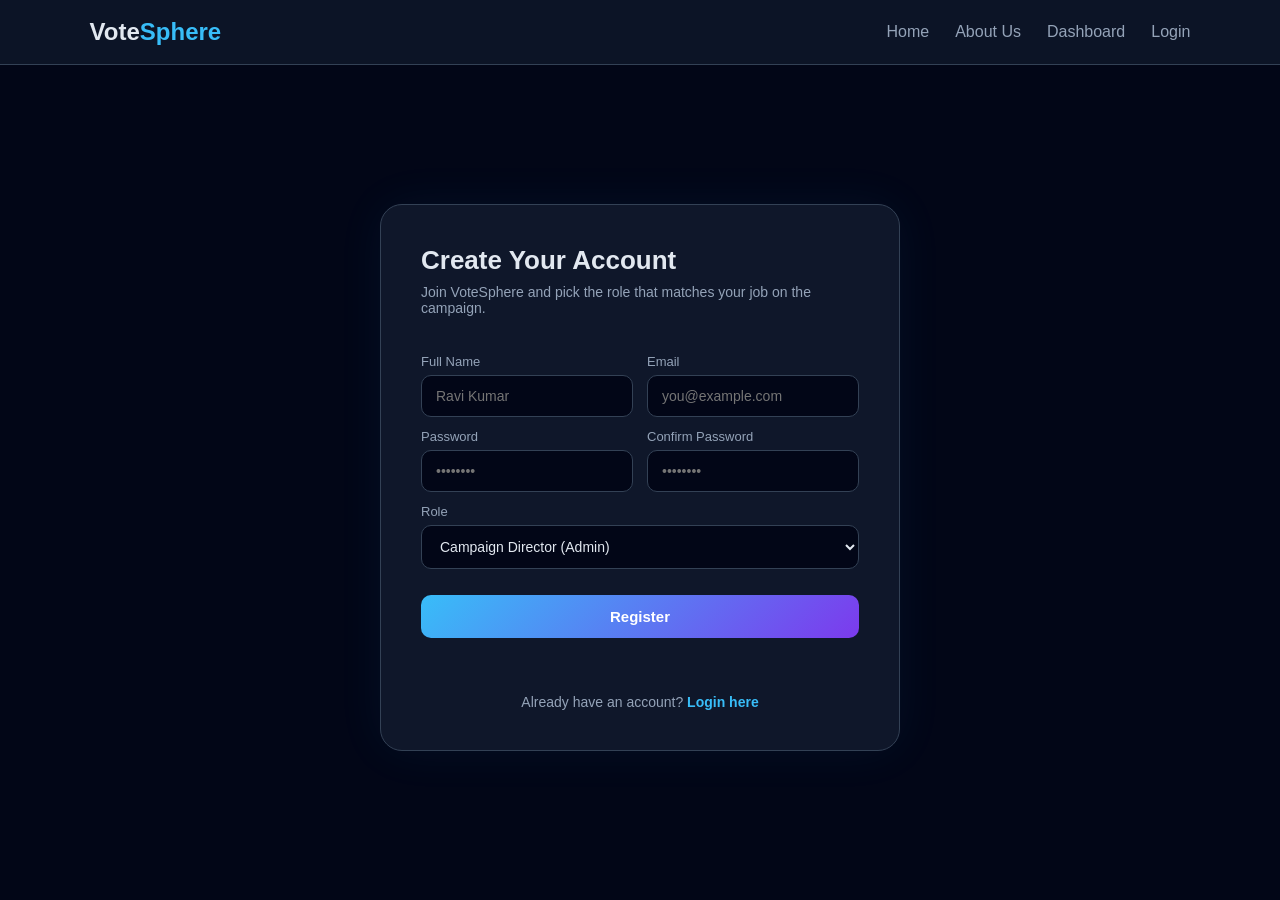
<file: index.html>
<!DOCTYPE html>
<html lang="en">
<head>
<meta charset="UTF-8" />
<meta name="viewport" content="width=device-width, initial-scale=1.0" />
<title>VoteSphere — Register</title>
<link rel="stylesheet" href="register.css" />
</head>
<body>

<nav class="navbar">
    <a href="../home/home.html" class="brand">Vote<span>Sphere</span></a>
    <div class="nav-links">
        <a href="../home/home.html">Home</a>
        <a href="../about/about.html">About Us</a>
        <a href="../db/db.html">Dashboard</a>
        <a href="login.html">Login</a>
    </div>
</nav>

<div class="auth-wrap">
    <div class="auth-card">
        <h1>Create Your Account</h1>
        <p class="sub">Join VoteSphere and pick the role that matches your job on the campaign.</p>

        <form id="registerForm">
            <div class="grid2">
                <div>
                    <label>Full Name</label>
                    <input type="text" id="fullName" placeholder="Ravi Kumar" required />
                </div>
                <div>
                    <label>Email</label>
                    <input type="email" id="email" placeholder="you@example.com" required />
                </div>
            </div>

            <div class="grid2">
                <div>
                    <label>Password</label>
                    <input type="password" id="password" placeholder="••••••••" required />
                </div>
                <div>
                    <label>Confirm Password</label>
                    <input type="password" id="confirmPassword" placeholder="••••••••" required />
                </div>
            </div>

            <label>Role</label>
            <select id="role" required>
                <option value="CAMPAIGN_DIRECTOR">Campaign Director (Admin)</option>
                <option value="FIELD_ORGANIZER">Field Organizer</option>
                <option value="OUTREACH_VOLUNTEER">Outreach Volunteer</option>
            </select>

            <button type="submit" class="btn-primary full">Register</button>
        </form>

        <div id="formMsg" class="msg"></div>

        <p class="alt">Already have an account? <a href="../login/login.html">Login here</a></p>
    </div>
</div>

<script src="register.js"></script>
</body>
</html>
</file>
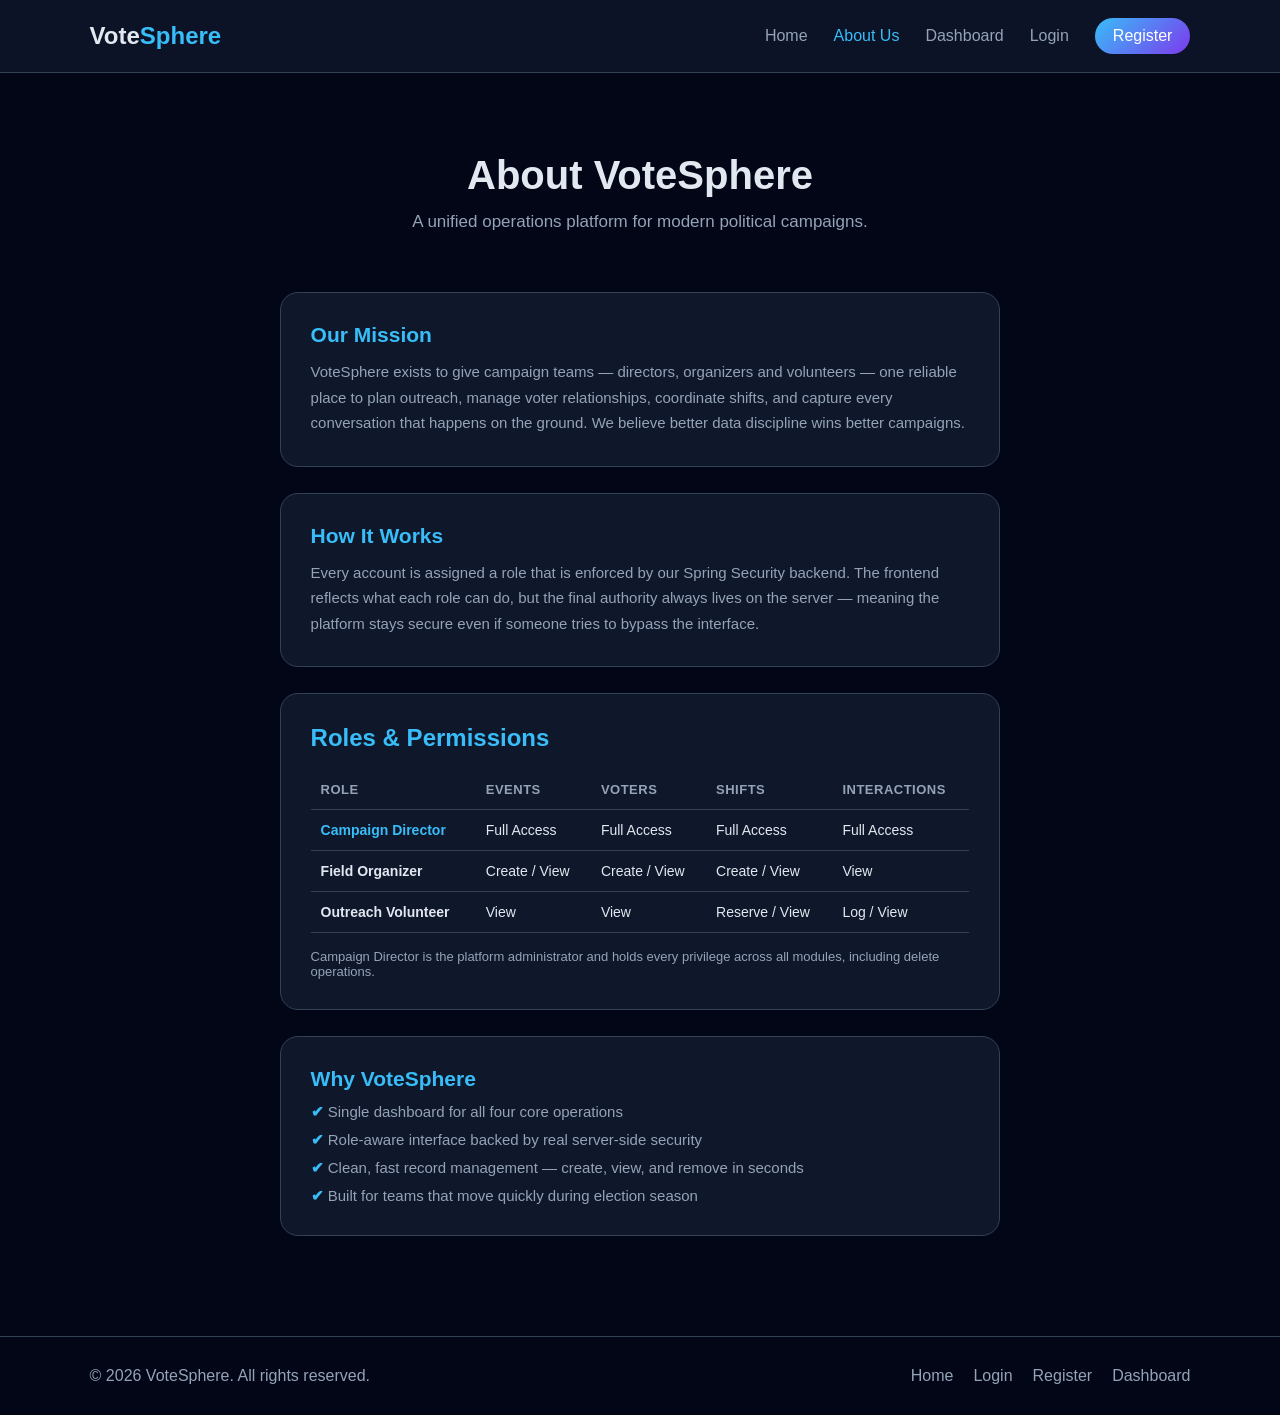
<file: about.html>
<!DOCTYPE html>
<html lang="en">
<head>
<meta charset="UTF-8" />
<meta name="viewport" content="width=device-width, initial-scale=1.0" />
<title>VoteSphere — About Us</title>
<link rel="stylesheet" href="about.css" />
</head>
<body>

<nav class="navbar">
    <a href="../home/home.html" class="brand">Vote<span>Sphere</span></a>
    <div class="nav-links">
        <a href="../home/home.html">Home</a>
        <a href="../about/about.html" class="active">About Us</a>
        <a href="../db/db.html">Dashboard</a>
        <a href="../login/login.html">Login</a>
        <a href="../register/index.html" class="btn-nav">Register</a>
    </div>
</nav>

<header class="page-header">
    <h1>About VoteSphere</h1>
    <p>A unified operations platform for modern political campaigns.</p>
</header>

<section class="content">
    <div class="content-card">
        <h2>Our Mission</h2>
        <p>VoteSphere exists to give campaign teams — directors, organizers and volunteers — one reliable
            place to plan outreach, manage voter relationships, coordinate shifts, and capture every
            conversation that happens on the ground. We believe better data discipline wins better campaigns.</p>
    </div>

    <div class="content-card">
        <h2>How It Works</h2>
        <p>Every account is assigned a role that is enforced by our Spring Security backend. The frontend
            reflects what each role can do, but the final authority always lives on the server — meaning
            the platform stays secure even if someone tries to bypass the interface.</p>
    </div>

    <div class="role-table">
        <h2>Roles &amp; Permissions</h2>
        <table>
            <thead>
                <tr>
                    <th>Role</th>
                    <th>Events</th>
                    <th>Voters</th>
                    <th>Shifts</th>
                    <th>Interactions</th>
                </tr>
            </thead>
            <tbody>
                <tr>
                    <td class="role-name admin">Campaign Director</td>
                    <td>Full Access</td>
                    <td>Full Access</td>
                    <td>Full Access</td>
                    <td>Full Access</td>
                </tr>
                <tr>
                    <td class="role-name">Field Organizer</td>
                    <td>Create / View</td>
                    <td>Create / View</td>
                    <td>Create / View</td>
                    <td>View</td>
                </tr>
                <tr>
                    <td class="role-name">Outreach Volunteer</td>
                    <td>View</td>
                    <td>View</td>
                    <td>Reserve / View</td>
                    <td>Log / View</td>
                </tr>
            </tbody>
        </table>
        <p class="note">Campaign Director is the platform administrator and holds every privilege
            across all modules, including delete operations.</p>
    </div>

    <div class="content-card">
        <h2>Why VoteSphere</h2>
        <ul class="why-list">
            <li>Single dashboard for all four core operations</li>
            <li>Role-aware interface backed by real server-side security</li>
            <li>Clean, fast record management — create, view, and remove in seconds</li>
            <li>Built for teams that move quickly during election season</li>
        </ul>
    </div>
</section>

<footer class="footer">
    <p>&copy; 2026 VoteSphere. All rights reserved.</p>
    <div class="footer-links">
        <a href="../home/home.html">Home</a>
        <a href="../login/login.html">Login</a>
        <a href="../register/index.html">Register</a>
        <a href="../db/db.html">Dashboard</a>
    </div>
</footer>

<script src="about.js"></script>
</body>
</html>
</file>
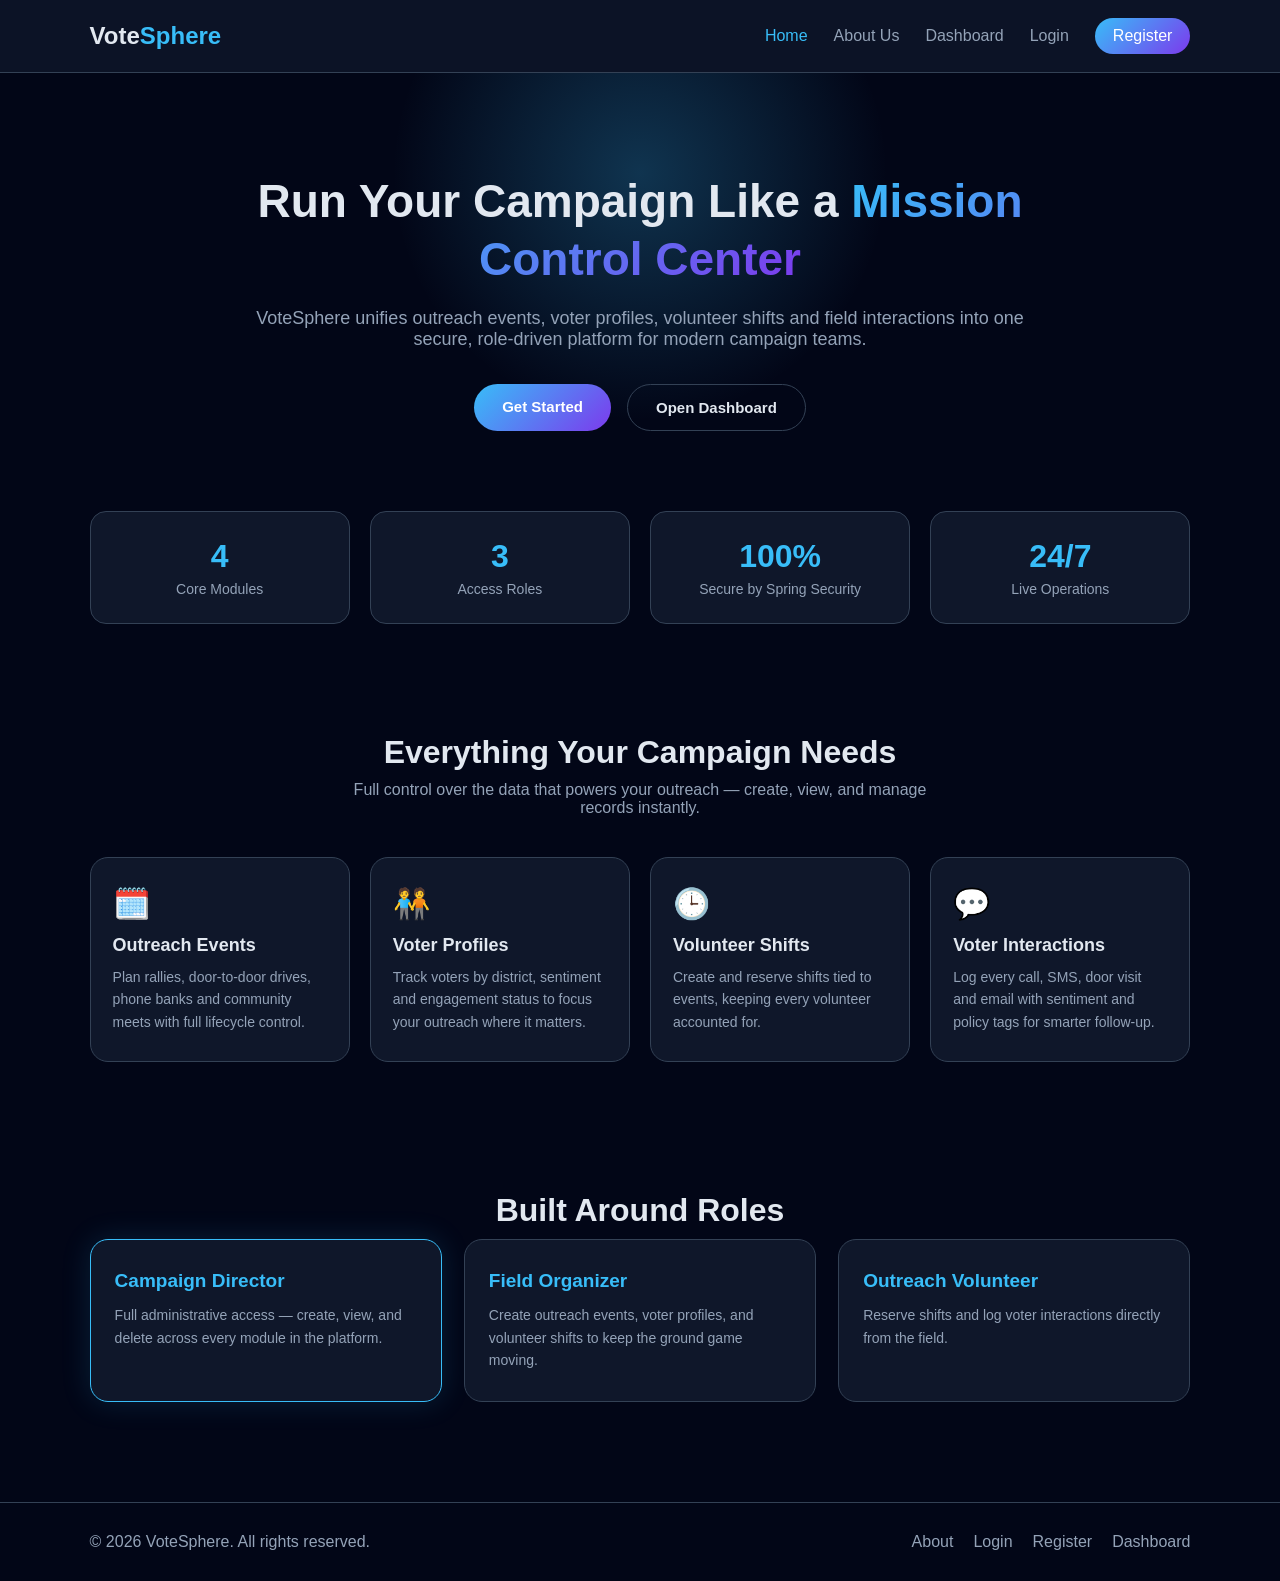
<file: home.html>
<!DOCTYPE html>
<html lang="en">
<head>
<meta charset="UTF-8" />
<meta name="viewport" content="width=device-width, initial-scale=1.0" />
<title>VoteSphere — Home</title>
<link rel="stylesheet" href="home.css" />
</head>
<body>

<nav class="navbar">
    <a href="../home/home.html" class="brand">Vote<span>Sphere</span></a>
    <div class="nav-links">
        <a href="../home/home.html" class="active">Home</a>
        <a href="../about/about.html">About Us</a>
        <a href="../db/db.html">Dashboard</a>
        <a href="../login/login.html">Login</a>
        <a href="../register/index.html" class="btn-nav">Register</a>
    </div>
    <button class="burger" id="burger">&#9776;</button>
</nav>

<header class="hero">
    <div class="hero-content">
        <h1>Run Your Campaign Like a <span>Mission Control Center</span></h1>
        <p>VoteSphere unifies outreach events, voter profiles, volunteer shifts and field interactions
            into one secure, role-driven platform for modern campaign teams.</p>
        <div class="hero-actions">
            <a href="../register/index.html" class="btn-primary">Get Started</a>
            <a href="../db/db.html" class="btn-secondary">Open Dashboard</a>
        </div>
    </div>
    <div class="hero-orb"></div>
</header>

<section class="stats">
    <div class="stat-card">
        <h2>4</h2>
        <p>Core Modules</p>
    </div>
    <div class="stat-card">
        <h2>3</h2>
        <p>Access Roles</p>
    </div>
    <div class="stat-card">
        <h2>100%</h2>
        <p>Secure by Spring Security</p>
    </div>
    <div class="stat-card">
        <h2>24/7</h2>
        <p>Live Operations</p>
    </div>
</section>

<section class="features">
    <h2 class="section-title">Everything Your Campaign Needs</h2>
    <p class="section-sub">Full control over the data that powers your outreach — create, view, and manage records instantly.</p>

    <div class="feature-grid">
        <div class="feature-card">
            <div class="icon">🗓️</div>
            <h3>Outreach Events</h3>
            <p>Plan rallies, door-to-door drives, phone banks and community meets with full lifecycle control.</p>
        </div>
        <div class="feature-card">
            <div class="icon">🧑‍🤝‍🧑</div>
            <h3>Voter Profiles</h3>
            <p>Track voters by district, sentiment and engagement status to focus your outreach where it matters.</p>
        </div>
        <div class="feature-card">
            <div class="icon">🕒</div>
            <h3>Volunteer Shifts</h3>
            <p>Create and reserve shifts tied to events, keeping every volunteer accounted for.</p>
        </div>
        <div class="feature-card">
            <div class="icon">💬</div>
            <h3>Voter Interactions</h3>
            <p>Log every call, SMS, door visit and email with sentiment and policy tags for smarter follow-up.</p>
        </div>
    </div>
</section>

<section class="roles">
    <h2 class="section-title">Built Around Roles</h2>
    <div class="roles-grid">
        <div class="role-card admin">
            <h3>Campaign Director</h3>
            <p>Full administrative access — create, view, and delete across every module in the platform.</p>
        </div>
        <div class="role-card">
            <h3>Field Organizer</h3>
            <p>Create outreach events, voter profiles, and volunteer shifts to keep the ground game moving.</p>
        </div>
        <div class="role-card">
            <h3>Outreach Volunteer</h3>
            <p>Reserve shifts and log voter interactions directly from the field.</p>
        </div>
    </div>
</section>

<footer class="footer">
    <p>&copy; 2026 VoteSphere. All rights reserved.</p>
    <div class="footer-links">
        <a href="../about/about.html">About</a>
        <a href="../login/login.html">Login</a>
        <a href="../register/index.html">Register</a>
        <a href="../db/db.html">Dashboard</a>
    </div>
</footer>

<script src="home.js"></script>
</body>
</html>
</file>
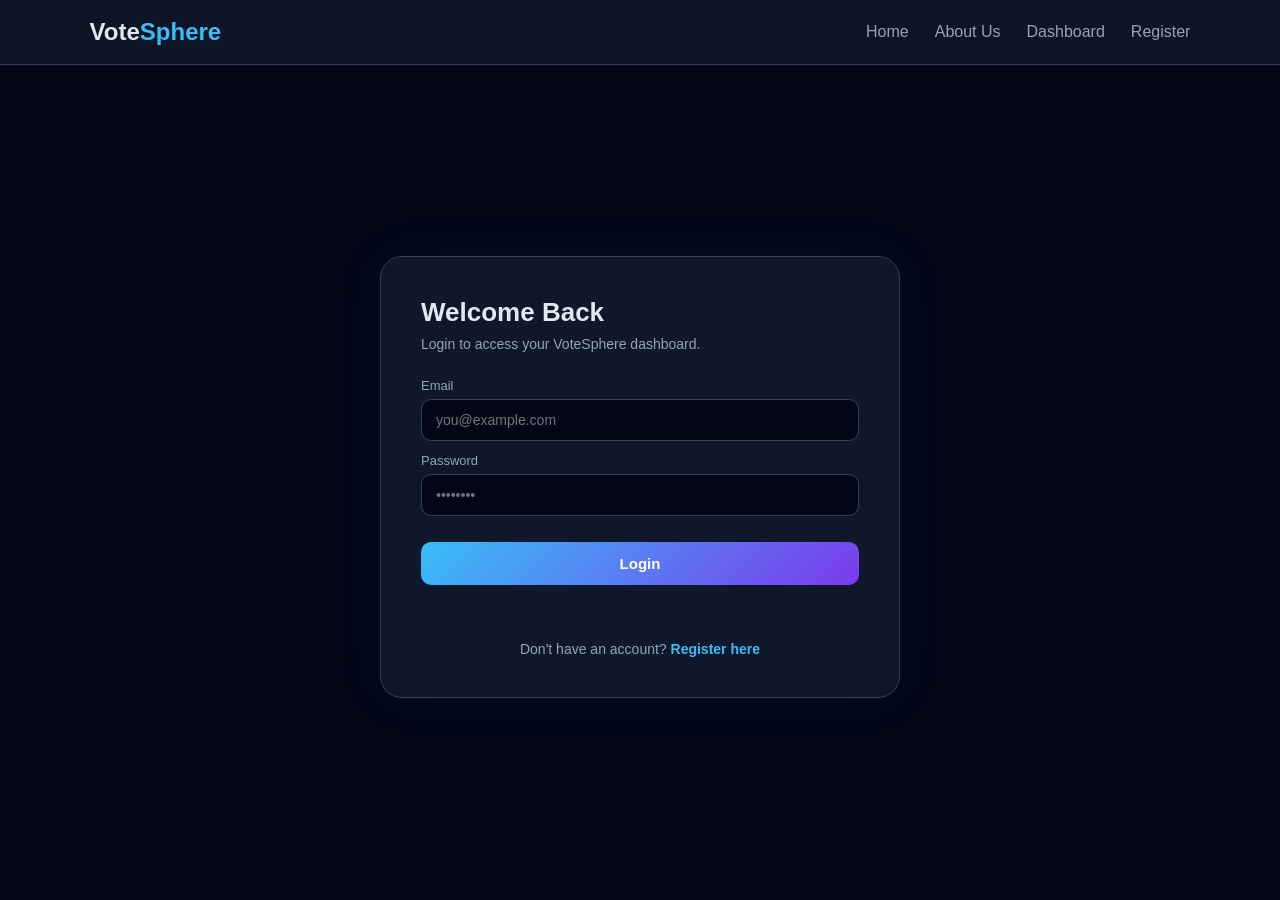
<file: login.html>
<!DOCTYPE html>
<html lang="en">
<head>
<meta charset="UTF-8" />
<meta name="viewport" content="width=device-width, initial-scale=1.0" />
<title>VoteSphere — Login</title>
<link rel="stylesheet" href="login.css" />
</head>
<body>

<nav class="navbar">
    <a href="../home/home.html" class="brand">Vote<span>Sphere</span></a>
    <div class="nav-links">
        <a href="../home/home.html">Home</a>
        <a href="../about/about.html">About Us</a>
        <a href="../db/db.html">Dashboard</a>
        <a href="../register/index.html">Register</a>
    </div>
</nav>

<div class="auth-wrap">
    <div class="auth-card">
        <h1>Welcome Back</h1>
        <p class="sub">Login to access your VoteSphere dashboard.</p>

        <form id="loginForm">
            <label>Email</label>
            <input type="email" id="email" placeholder="you@example.com" required />

            <label>Password</label>
            <input type="password" id="password" placeholder="••••••••" required />

            <button type="submit" class="btn-primary full">Login</button>
        </form>

        <div id="formMsg" class="msg"></div>

        <p class="alt">Don't have an account? <a href="../register/index.html">Register here</a></p>
    </div>
</div>

<script src="login.js"></script>
</body>
</html>
</file>
<file: register.css>
* { box-sizing: border-box; margin: 0; padding: 0; font-family: 'Segoe UI', Arial, sans-serif; }

:root {
    --bg: #020617;
    --bg-soft: #0f172a;
    --border: #334155;
    --text: #e2e8f0;
    --text-dim: #94a3b8;
    --accent: #38bdf8;
    --accent2: #7c3aed;
    --danger: #ef4444;
    --green: #22c55e;
}

body { background: var(--bg); color: var(--text); min-height: 100vh; }
a { text-decoration: none; color: inherit; }

.navbar {
    display: flex; align-items: center; justify-content: space-between;
    padding: 18px 7%;
    background: rgba(15, 23, 42, 0.85);
    border-bottom: 1px solid var(--border);
}
.brand { font-size: 24px; font-weight: 800; }
.brand span { color: var(--accent); }
.nav-links { display: flex; align-items: center; gap: 26px; }
.nav-links a { color: var(--text-dim); font-weight: 500; }
.nav-links a:hover { color: var(--accent); }

.auth-wrap {
    display: flex; justify-content: center; align-items: center;
    padding: 60px 20px;
    min-height: calc(100vh - 76px);
}

.auth-card {
    background: var(--bg-soft);
    border: 1px solid var(--border);
    border-radius: 22px;
    padding: 40px;
    width: 100%;
    max-width: 520px;
    box-shadow: 0 0 50px rgba(56,189,248,.06);
}

.auth-card h1 { font-size: 26px; margin-bottom: 8px; }
.auth-card .sub { color: var(--text-dim); font-size: 14px; margin-bottom: 26px; }

.grid2 { display: grid; grid-template-columns: 1fr 1fr; gap: 14px; }

label { display: block; margin-bottom: 6px; color: var(--text-dim); font-size: 13px; margin-top: 12px; }

input, select {
    width: 100%;
    padding: 12px 14px;
    border-radius: 10px;
    border: 1px solid var(--border);
    background: var(--bg);
    color: var(--text);
    outline: none;
    font-size: 14px;
}
input:focus, select:focus { border-color: var(--accent); }

.btn-primary {
    margin-top: 26px;
    padding: 13px;
    border: none;
    border-radius: 10px;
    background: linear-gradient(135deg, var(--accent), var(--accent2));
    color: white;
    font-weight: 700;
    font-size: 15px;
    cursor: pointer;
}
.btn-primary.full { width: 100%; }
.btn-primary:hover { opacity: .92; }

.msg { margin-top: 16px; font-size: 14px; text-align: center; min-height: 20px; }
.msg.error { color: var(--danger); }
.msg.success { color: var(--green); }

.alt { text-align: center; margin-top: 20px; color: var(--text-dim); font-size: 14px; }
.alt a { color: var(--accent); font-weight: 600; }

@media (max-width: 500px) {
    .grid2 { grid-template-columns: 1fr; }
    .nav-links { display: none; }
}
</file>
<file: about.css>
* { box-sizing: border-box; margin: 0; padding: 0; font-family: 'Segoe UI', Arial, sans-serif; }

:root {
    --bg: #020617;
    --bg-soft: #0f172a;
    --border: #334155;
    --text: #e2e8f0;
    --text-dim: #94a3b8;
    --accent: #38bdf8;
    --accent2: #7c3aed;
}

body { background: var(--bg); color: var(--text); }
a { text-decoration: none; color: inherit; }

.navbar {
    display: flex; align-items: center; justify-content: space-between;
    padding: 18px 7%;
    background: rgba(15, 23, 42, 0.85);
    border-bottom: 1px solid var(--border);
    position: sticky; top: 0; z-index: 100;
}
.brand { font-size: 24px; font-weight: 800; }
.brand span { color: var(--accent); }
.nav-links { display: flex; align-items: center; gap: 26px; }
.nav-links a { color: var(--text-dim); font-weight: 500; }
.nav-links a:hover, .nav-links a.active { color: var(--accent); }
.nav-links .btn-nav {
    background: linear-gradient(135deg, var(--accent), var(--accent2));
    color: white; padding: 9px 18px; border-radius: 999px;
}

.page-header { text-align: center; padding: 80px 7% 40px; }
.page-header h1 { font-size: 40px; margin-bottom: 14px; }
.page-header p { color: var(--text-dim); font-size: 17px; }

.content { max-width: 900px; margin: 0 auto; padding: 20px 7% 100px; display: flex; flex-direction: column; gap: 26px; }

.content-card {
    background: var(--bg-soft);
    border: 1px solid var(--border);
    border-radius: 18px;
    padding: 30px;
}
.content-card h2 { color: var(--accent); margin-bottom: 12px; font-size: 21px; }
.content-card p { color: var(--text-dim); line-height: 1.7; font-size: 15px; }

.role-table {
    background: var(--bg-soft);
    border: 1px solid var(--border);
    border-radius: 18px;
    padding: 30px;
    overflow-x: auto;
}
.role-table h2 { color: var(--accent); margin-bottom: 18px; }
table { width: 100%; border-collapse: collapse; min-width: 500px; }
th, td { text-align: left; padding: 12px 10px; border-bottom: 1px solid var(--border); font-size: 14px; }
th { color: var(--text); font-size: 13px; text-transform: uppercase; letter-spacing: .5px; color: var(--text-dim); }
.role-name { font-weight: 700; }
.role-name.admin { color: var(--accent); }
.note { margin-top: 16px; color: var(--text-dim); font-size: 13px; }

.why-list { list-style: none; color: var(--text-dim); display: flex; flex-direction: column; gap: 10px; font-size: 15px; }
.why-list li::before { content: "✔ "; color: var(--accent); font-weight: 700; }

.footer {
    border-top: 1px solid var(--border);
    padding: 30px 7%;
    display: flex; justify-content: space-between; align-items: center;
    color: var(--text-dim); flex-wrap: wrap; gap: 16px;
}
.footer-links { display: flex; gap: 20px; }
.footer-links a:hover { color: var(--accent); }

@media (max-width: 700px) {
    .nav-links { display: none; }
}
</file>
<file: home.css>
* { box-sizing: border-box; margin: 0; padding: 0; font-family: 'Segoe UI', Arial, sans-serif; }

:root {
    --bg: #020617;
    --bg-soft: #0f172a;
    --border: #334155;
    --text: #e2e8f0;
    --text-dim: #94a3b8;
    --accent: #38bdf8;
    --accent2: #7c3aed;
    --danger: #ef4444;
    --green: #22c55e;
}

body {
    background: var(--bg);
    color: var(--text);
    overflow-x: hidden;
}

a { text-decoration: none; color: inherit; }

.navbar {
    display: flex;
    align-items: center;
    justify-content: space-between;
    padding: 18px 7%;
    background: rgba(15, 23, 42, 0.85);
    backdrop-filter: blur(10px);
    border-bottom: 1px solid var(--border);
    position: sticky;
    top: 0;
    z-index: 100;
}

.brand {
    font-size: 24px;
    font-weight: 800;
    color: var(--text);
}
.brand span { color: var(--accent); }

.nav-links { display: flex; align-items: center; gap: 26px; }
.nav-links a { color: var(--text-dim); font-weight: 500; transition: color .2s; }
.nav-links a:hover, .nav-links a.active { color: var(--accent); }
.nav-links .btn-nav {
    background: linear-gradient(135deg, var(--accent), var(--accent2));
    color: white;
    padding: 9px 18px;
    border-radius: 999px;
}
.burger { display: none; background: none; border: none; color: white; font-size: 26px; }

.hero {
    position: relative;
    padding: 100px 7% 80px;
    text-align: center;
    overflow: hidden;
}
.hero-content { position: relative; z-index: 2; max-width: 800px; margin: 0 auto; }
.hero h1 { font-size: 46px; line-height: 1.25; margin-bottom: 20px; }
.hero h1 span { background: linear-gradient(135deg, var(--accent), var(--accent2)); -webkit-background-clip: text; background-clip: text; color: transparent; }
.hero p { color: var(--text-dim); font-size: 18px; margin-bottom: 34px; }
.hero-actions { display: flex; gap: 16px; justify-content: center; flex-wrap: wrap; }

.btn-primary, .btn-secondary {
    padding: 14px 28px;
    border-radius: 999px;
    font-weight: 700;
    font-size: 15px;
    display: inline-block;
}
.btn-primary { background: linear-gradient(135deg, var(--accent), var(--accent2)); color: white; }
.btn-secondary { border: 1px solid var(--border); color: var(--text); }
.btn-primary:hover { opacity: .9; }
.btn-secondary:hover { border-color: var(--accent); color: var(--accent); }

.hero-orb {
    position: absolute;
    width: 500px; height: 500px;
    background: radial-gradient(circle, rgba(56,189,248,.25), transparent 70%);
    top: -150px; left: 50%; transform: translateX(-50%);
    border-radius: 50%;
    z-index: 1;
}

.stats {
    display: grid;
    grid-template-columns: repeat(4, 1fr);
    gap: 20px;
    padding: 0 7% 70px;
}
.stat-card {
    background: var(--bg-soft);
    border: 1px solid var(--border);
    border-radius: 16px;
    text-align: center;
    padding: 26px 10px;
}
.stat-card h2 { color: var(--accent); font-size: 32px; margin-bottom: 6px; }
.stat-card p { color: var(--text-dim); font-size: 14px; }

.section-title { text-align: center; font-size: 32px; margin-bottom: 10px; }
.section-sub { text-align: center; color: var(--text-dim); max-width: 600px; margin: 0 auto 40px; }

.features { padding: 40px 7% 90px; }
.feature-grid { display: grid; grid-template-columns: repeat(4, 1fr); gap: 20px; }
.feature-card {
    background: var(--bg-soft);
    border: 1px solid var(--border);
    border-radius: 18px;
    padding: 28px 22px;
    transition: transform .25s, border-color .25s;
}
.feature-card:hover { transform: translateY(-6px); border-color: var(--accent); }
.feature-card .icon { font-size: 30px; margin-bottom: 14px; }
.feature-card h3 { margin-bottom: 10px; font-size: 18px; }
.feature-card p { color: var(--text-dim); font-size: 14px; line-height: 1.6; }

.roles { padding: 40px 7% 100px; }
.roles-grid { display: grid; grid-template-columns: repeat(3, 1fr); gap: 22px; }
.role-card {
    background: var(--bg-soft);
    border: 1px solid var(--border);
    border-radius: 18px;
    padding: 30px 24px;
}
.role-card.admin { border-color: var(--accent); box-shadow: 0 0 30px rgba(56,189,248,.15); }
.role-card h3 { color: var(--accent); margin-bottom: 12px; font-size: 19px; }
.role-card p { color: var(--text-dim); font-size: 14px; line-height: 1.6; }

.footer {
    border-top: 1px solid var(--border);
    padding: 30px 7%;
    display: flex;
    justify-content: space-between;
    align-items: center;
    color: var(--text-dim);
    flex-wrap: wrap;
    gap: 16px;
}
.footer-links { display: flex; gap: 20px; }
.footer-links a:hover { color: var(--accent); }

@media (max-width: 900px) {
    .stats, .feature-grid, .roles-grid { grid-template-columns: repeat(2, 1fr); }
}
@media (max-width: 700px) {
    .nav-links { display: none; }
    .burger { display: block; }
    .hero h1 { font-size: 32px; }
    .stats, .feature-grid, .roles-grid { grid-template-columns: 1fr; }
}
</file>
<file: login.css>
* { box-sizing: border-box; margin: 0; padding: 0; font-family: 'Segoe UI', Arial, sans-serif; }

:root {
    --bg: #020617;
    --bg-soft: #0f172a;
    --border: #334155;
    --text: #e2e8f0;
    --text-dim: #94a3b8;
    --accent: #38bdf8;
    --accent2: #7c3aed;
    --danger: #ef4444;
    --green: #22c55e;
}

body { background: var(--bg); color: var(--text); min-height: 100vh; }
a { text-decoration: none; color: inherit; }

.navbar {
    display: flex; align-items: center; justify-content: space-between;
    padding: 18px 7%;
    background: rgba(15, 23, 42, 0.85);
    border-bottom: 1px solid var(--border);
}
.brand { font-size: 24px; font-weight: 800; }
.brand span { color: var(--accent); }
.nav-links { display: flex; align-items: center; gap: 26px; }
.nav-links a { color: var(--text-dim); font-weight: 500; }
.nav-links a:hover { color: var(--accent); }

.auth-wrap {
    display: flex; justify-content: center; align-items: center;
    padding: 60px 20px;
    min-height: calc(100vh - 76px);
}

.auth-card {
    background: var(--bg-soft);
    border: 1px solid var(--border);
    border-radius: 22px;
    padding: 40px;
    width: 100%;
    max-width: 520px;
    box-shadow: 0 0 50px rgba(56,189,248,.06);
}

.auth-card h1 { font-size: 26px; margin-bottom: 8px; }
.auth-card .sub { color: var(--text-dim); font-size: 14px; margin-bottom: 26px; }

.grid2 { display: grid; grid-template-columns: 1fr 1fr; gap: 14px; }

label { display: block; margin-bottom: 6px; color: var(--text-dim); font-size: 13px; margin-top: 12px; }

input, select {
    width: 100%;
    padding: 12px 14px;
    border-radius: 10px;
    border: 1px solid var(--border);
    background: var(--bg);
    color: var(--text);
    outline: none;
    font-size: 14px;
}
input:focus, select:focus { border-color: var(--accent); }

.btn-primary {
    margin-top: 26px;
    padding: 13px;
    border: none;
    border-radius: 10px;
    background: linear-gradient(135deg, var(--accent), var(--accent2));
    color: white;
    font-weight: 700;
    font-size: 15px;
    cursor: pointer;
}
.btn-primary.full { width: 100%; }
.btn-primary:hover { opacity: .92; }

.msg { margin-top: 16px; font-size: 14px; text-align: center; min-height: 20px; }
.msg.error { color: var(--danger); }
.msg.success { color: var(--green); }

.alt { text-align: center; margin-top: 20px; color: var(--text-dim); font-size: 14px; }
.alt a { color: var(--accent); font-weight: 600; }

@media (max-width: 500px) {
    .grid2 { grid-template-columns: 1fr; }
    .nav-links { display: none; }
}
</file>
